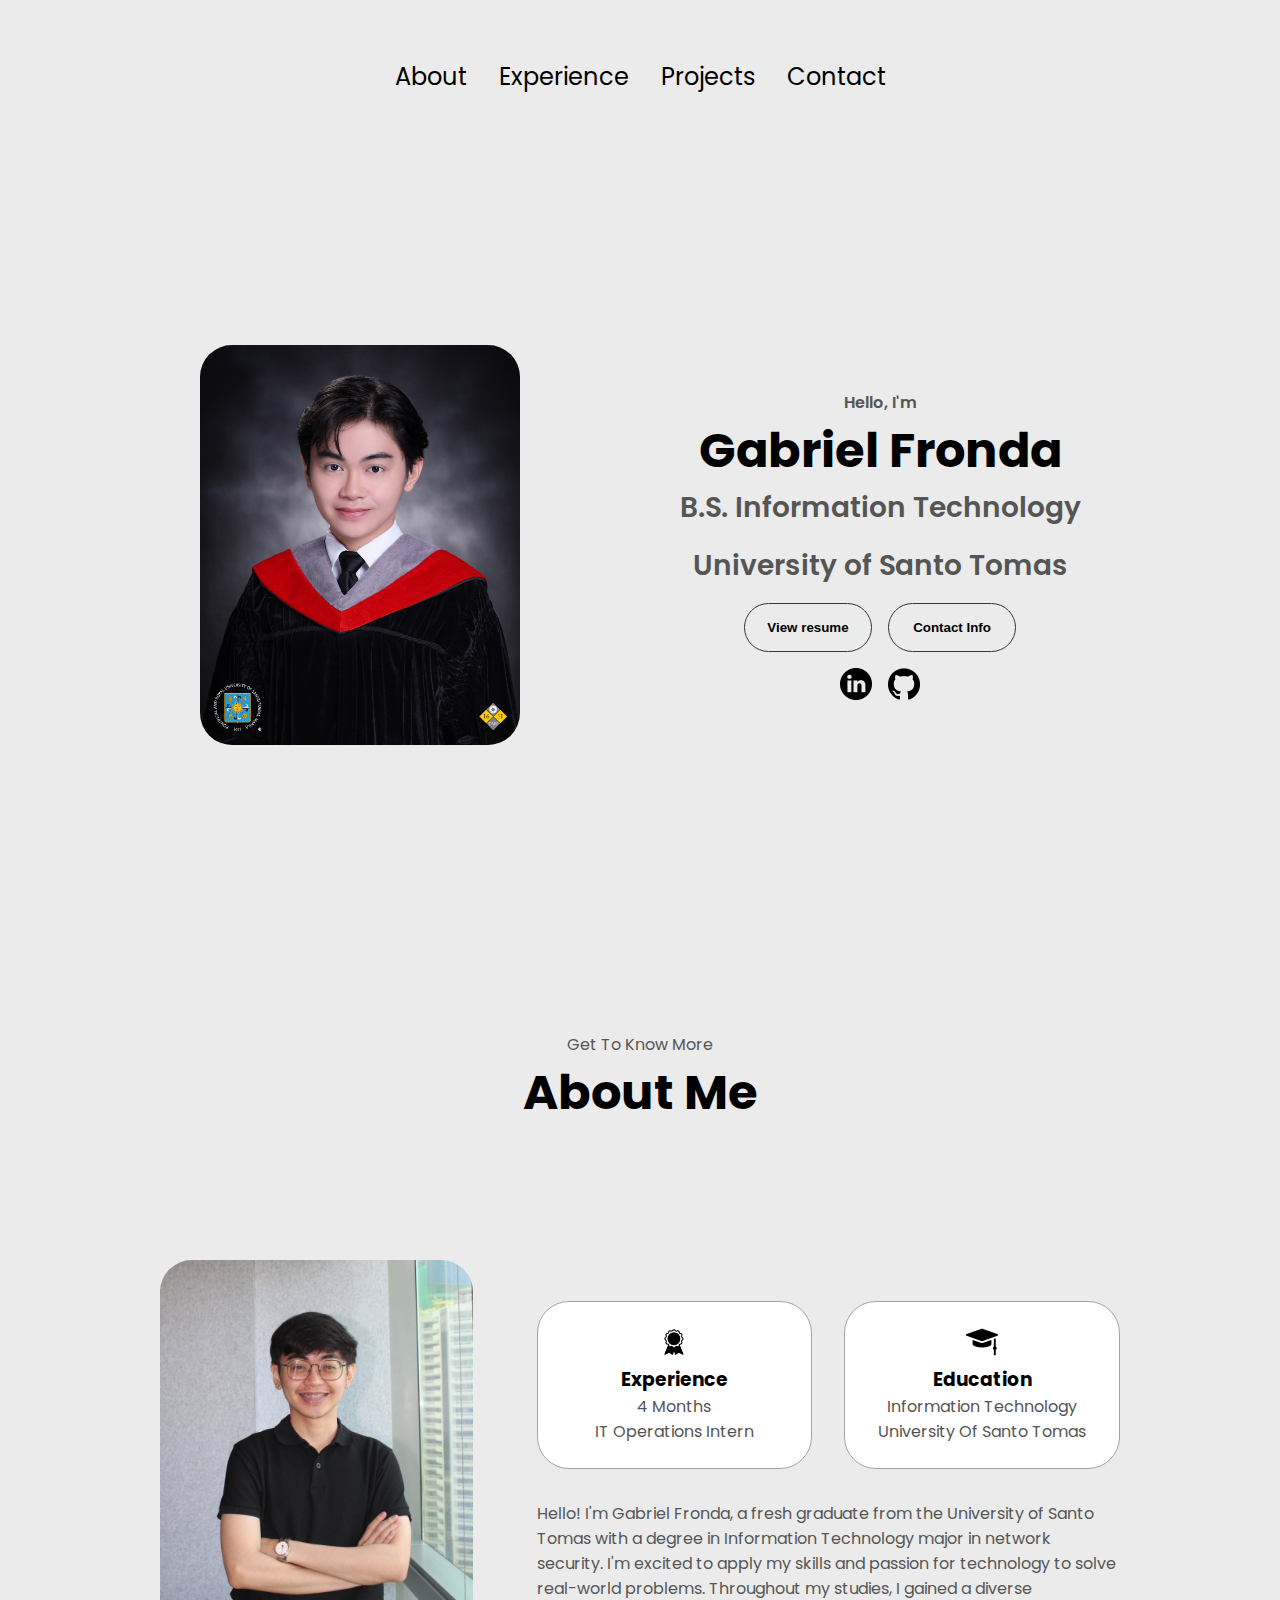
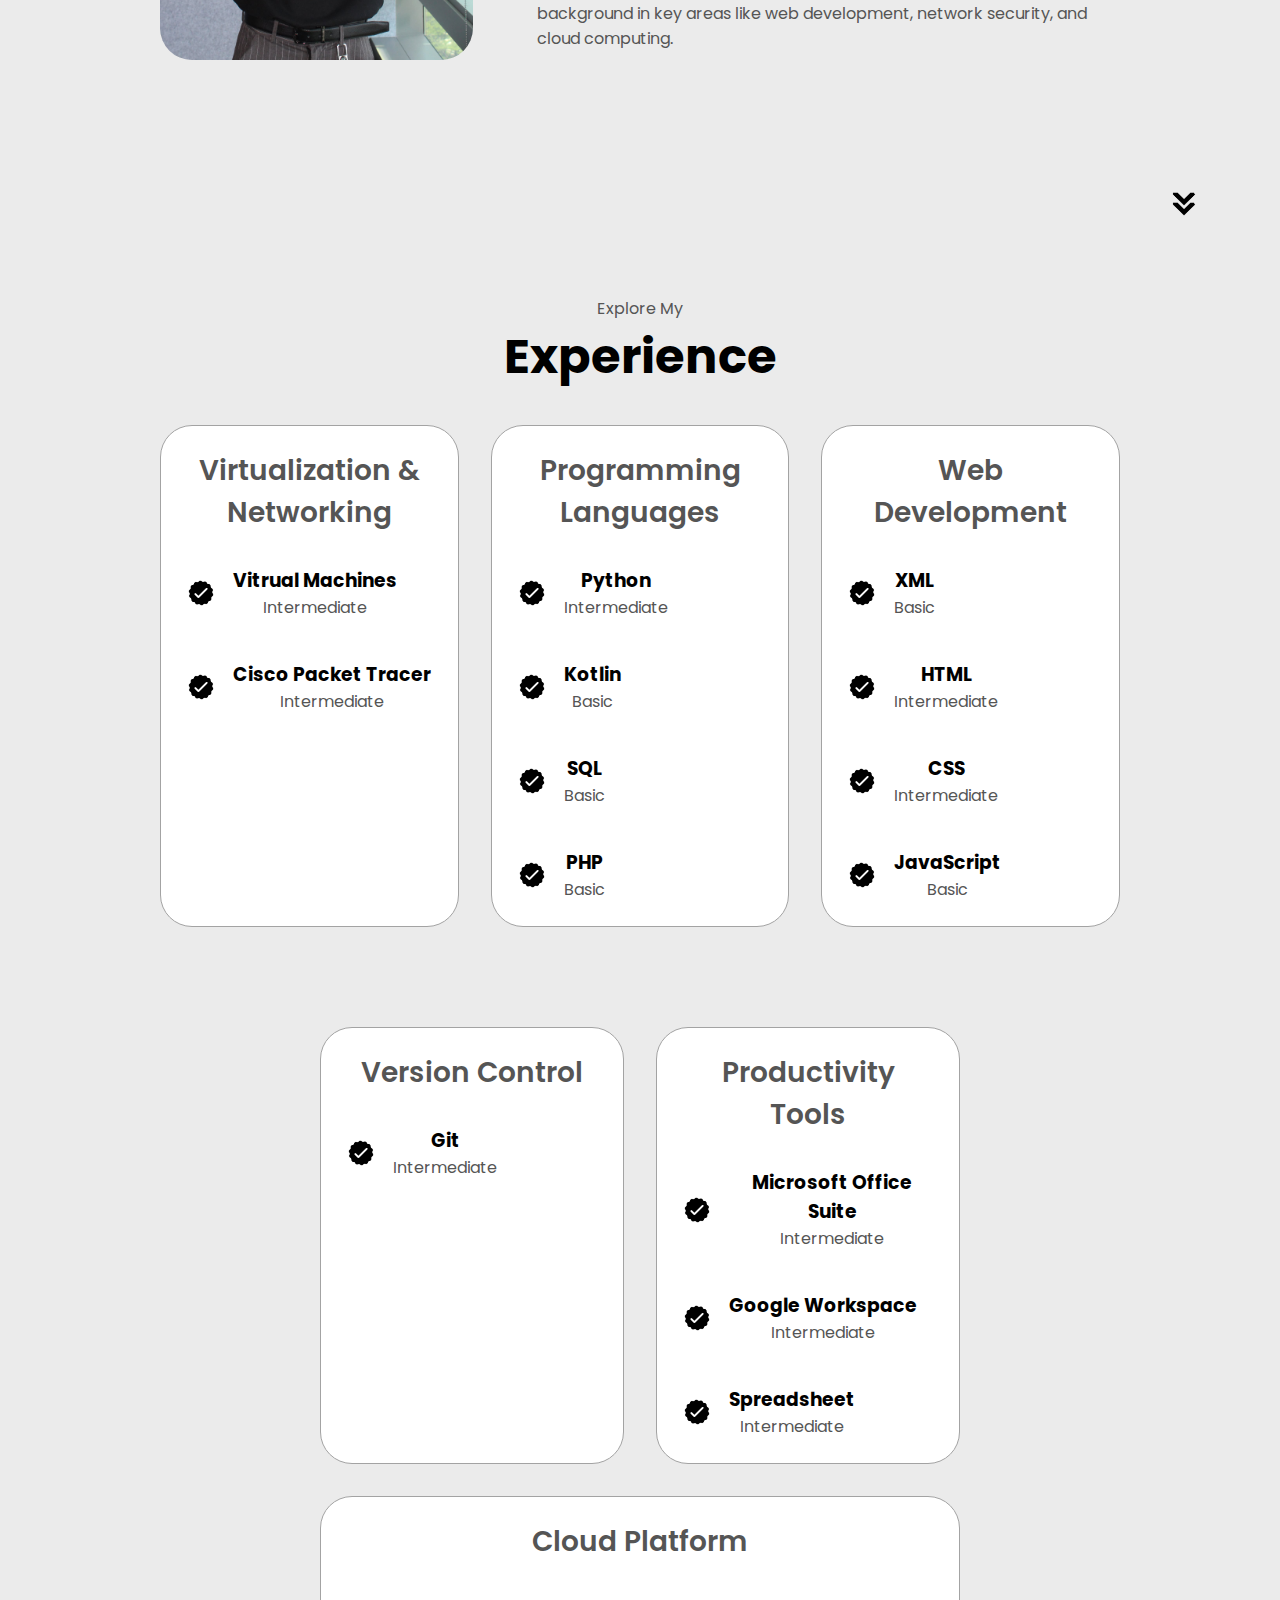
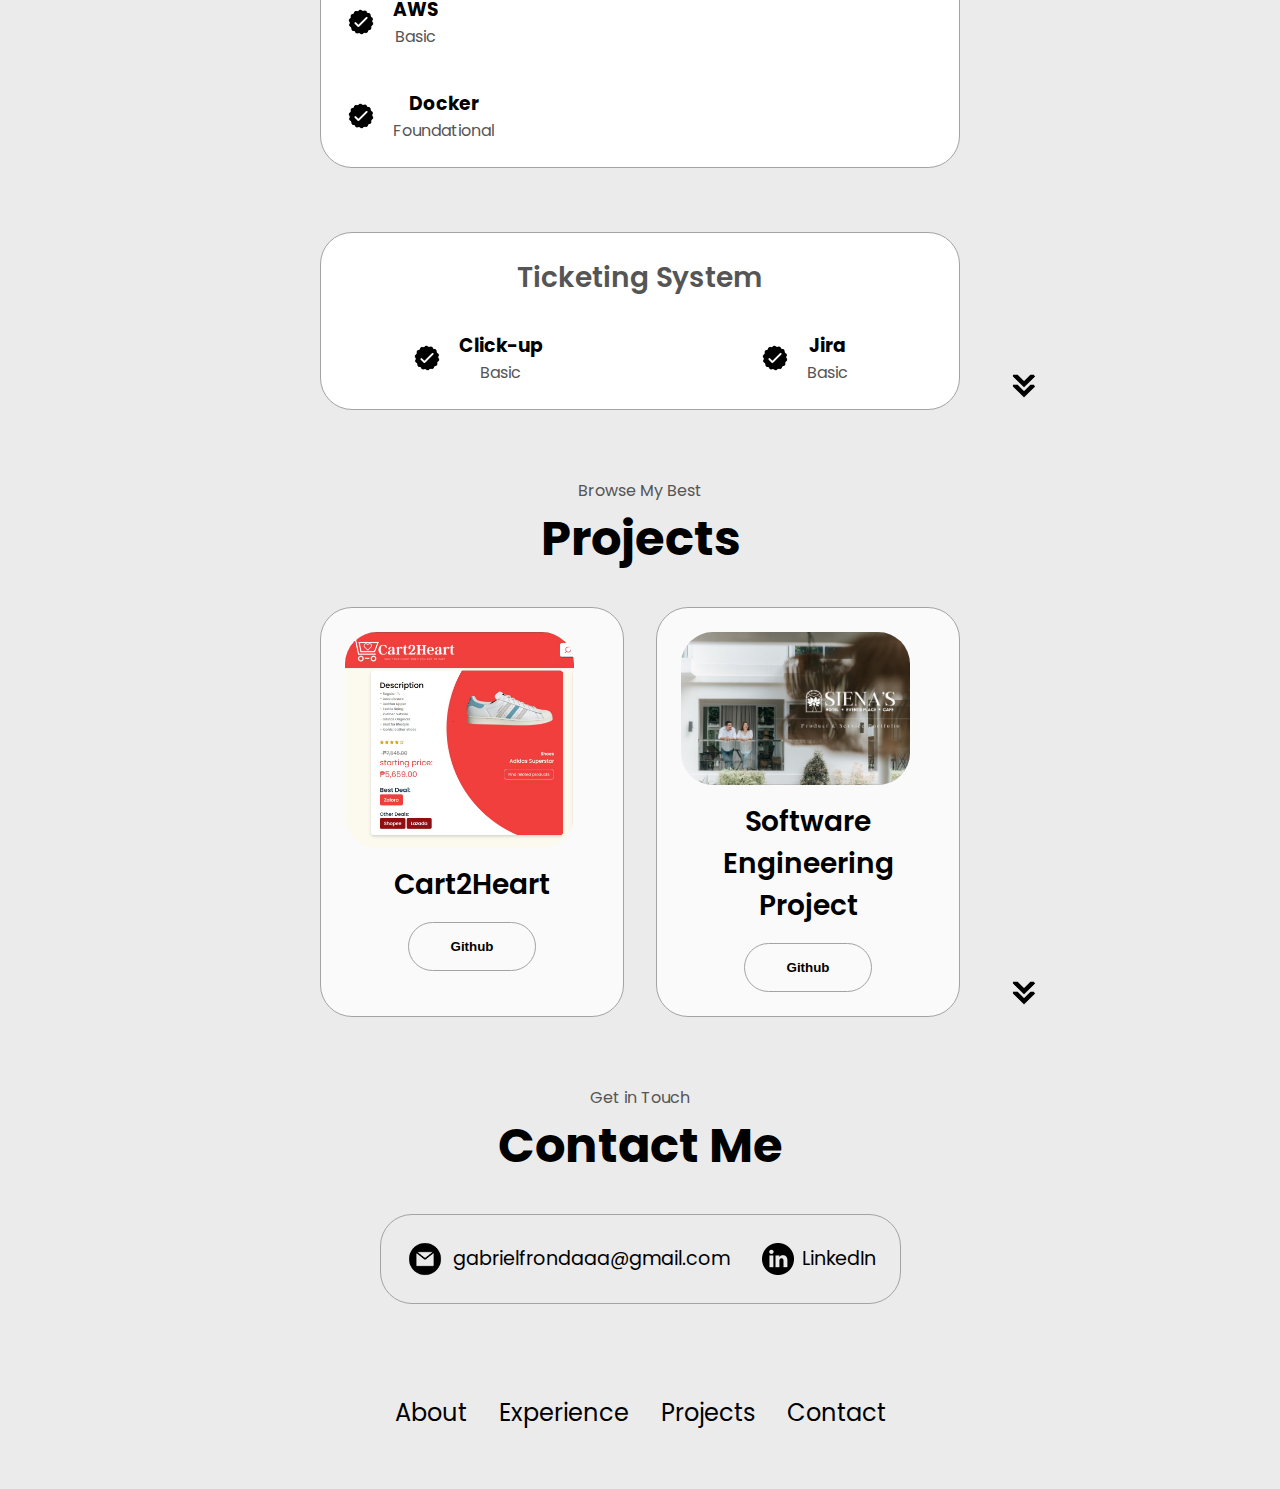
<file: index.html>
<!DOCTYPE html>
<html lang="en">
  <head>
    <meta charset="UTF-8" />
    <meta http-equiv="X-UA-Compatible" content="IE=edge" />
    <meta name="viewport" content="width=device-width, initial-scale=1.0" />
    <title>My Portfolio</title>
    <link rel="stylesheet" href="style.css" />
    <link rel="stylesheet" href="mediaqueries.css" />
  </head>
  <body>
    <nav id="desktop-nav">
      
      <div>
        <ul class="nav-links">
          <li><a href="#about">About</a></li>
          <li><a href="#experience">Experience</a></li>
          <li><a href="#projects">Projects</a></li>
          <li><a href="#contact">Contact</a></li>
        </ul>
      </div>
    </nav>
    <nav id="hamburger-nav">
      <div class="hamburger-menu">
        <div class="hamburger-icon" onclick="toggleMenu()">
          <span></span>
          <span></span>
          <span></span>
        </div>
        <div class="menu-links">
          <li><a href="#about" onclick="toggleMenu()">About</a></li>
          <li><a href="#experience" onclick="toggleMenu()">Experience</a></li>
          <li><a href="#projects" onclick="toggleMenu()">Projects</a></li>
          <li><a href="#contact" onclick="toggleMenu()">Contact</a></li>
        </div>
      </div>
    </nav>
    <section id="profile">
      <div class="section__pic-container">
        <img src="assets/Fronda_Gradpic.jpg" alt="Gabriel Fronda profile picture" class="about-pic" />
      </div>
      <div class="section__text">
        <p class="section__text__p1">Hello, I'm</p>
        <h1 class="title">Gabriel Fronda</h1>
        <p class="section__text__p2">B.S. Information Technology</p>
        <p class="section__text__p2">University of Santo Tomas</p>
        <div class="btn-container">
          <button
            class="btn btn-color-2"
            onclick="window.open('assets/Updated Resume.pdf')"
          >
            View resume
          </button>
          <button class="btn btn-color-2" onclick="location.href='./#contact'">
            Contact Info
          </button>
        </div>
        <div id="socials-container">
          <img
            src="./assets/linkedin.png"
            alt="My LinkedIn profile"
            class="icon"
            onclick="location.href='https://www.linkedin.com/in/gabrielfronda/'"
          />
          <img
            src="./assets/github.png"
            alt="My Github profile"
            class="icon"
            onclick="location.href='https://github.com/Gabbbrielll'"
          />
        </div>
      </div>
    </section>
    <section id="about">
      <p class="section__text__p1">Get To Know More</p>
      <h1 class="title">About Me</h1>
      <div class="section-container">
        <div class="section__pic-container">
          <img
            src="assets/pro pic.jpg"
            alt="Profile picture"
            class="about-pic"
          />
        </div>
        <div class="about-details-container">
          <div class="about-containers">
            <div class="details-container">
              <img
                src="./assets/experience.png"
                alt="Experience icon"
                class="icon"
              />
              <h3>Experience</h3>
              <p>4 Months <br />IT Operations Intern</p>
            </div>
            <div class="details-container">
              <img
                src="./assets/Education.png"
                alt="Education icon"
                class="icon"
              />
              <h3>Education</h3>
              <p>Information Technology<br />University Of Santo Tomas</p>
            </div>
          </div>
          <div class="text-container">
            <p>
             Hello! I'm Gabriel Fronda, a fresh graduate from the University of Santo Tomas with a degree in Information Technology major in network security.
            I'm excited to apply my skills and passion for technology to solve real-world problems. Throughout my studies, 
            I gained a diverse background in key areas like web development, network security, and cloud computing.
            </p>
          </div>
        </div>
      </div>
      <img
        src="./assets/arrow.png"
        alt="Arrow icon"
        class="icon arrow"
        onclick="location.href='./#experience'"
      />
    </section>

    <section id="experience">
      <p class="section__text__p1">Explore My</p>
      <h1 class="title">Experience</h1>
      <div class="experience-details-container">
        <div class="about-containers">

          <div class="details-container">
            <h2 class="experience-sub-title">Virtualization & Networking</h2>
            <div class="article-container">
              <article>
                <img
                  src="./assets/checkmark.png"
                  alt="Experience icon"
                  class="icon"
                />
                <div>
                  <h3>Vitrual Machines</h3>
                  <p>Intermediate</p>
                </div>
              </article>
              <article>
                <img
                  src="./assets/checkmark.png"
                  alt="Experience icon"
                  class="icon"
                />
                <div>
                  <h3>Cisco Packet Tracer</h3>
                  <p>Intermediate</p>
                </div>
              </article>
            </div>
          </div>

          <div class="details-container">
            <h2 class="experience-sub-title">Programming Languages</h2>
            <div class="article-container">
              <article>
                <img
                  src="./assets/checkmark.png"
                  alt="Experience icon"
                  class="icon"
                />
                <div>
                  <h3>Python</h3>
                  <p>Intermediate</p>
                </div>
              </article>
              <article>
                <img
                  src="./assets/checkmark.png"
                  alt="Experience icon"
                  class="icon"
                />
                <div>
                  <h3>Kotlin</h3>
                  <p>Basic</p>
                </div>
              </article>
              <article>
                <img
                  src="./assets/checkmark.png"
                  alt="Experience icon"
                  class="icon"
                />
                <div>
                  <h3>SQL</h3>
                  <p>Basic</p>
                </div>
              </article>
              <article>
                <img
                  src="./assets/checkmark.png"
                  alt="Experience icon"
                  class="icon"
                />
                <div>
                  <h3>PHP</h3>
                  <p>Basic</p>
                </div>
              </article>
            </div>
          </div>

          <div class="details-container">
            <h2 class="experience-sub-title">Web Development</h2>
            <div class="article-container">
              <article> 
                <img
                  src="./assets/checkmark.png"
                  alt="Experience icon"
                  class="icon"
                /> 
                <div>
                  <h3>XML</h3>
                  <p>Basic</p>
                </div>
              </article> 
              <article>
                <img
                  src="./assets/checkmark.png"
                  alt="Experience icon"
                  class="icon"
                />
                <div>
                  <h3>HTML</h3>
                  <p>Intermediate</p>
                </div>
              </article>
              <article>
                <img
                  src="./assets/checkmark.png"
                  alt="Experience icon"
                  class="icon"
                />
                <div>
                  <h3>CSS</h3>
                  <p>Intermediate</p>
                </div>
              </article>
              <article>
                <img
                  src="./assets/checkmark.png"
                  alt="Experience icon"
                  class="icon"
                />
                <div>
                  <h3>JavaScript</h3>
                  <p>Basic</p>
                </div>
              </article>
            </div>
          </div>
        </div>
      </div>
    

    <section id="experience">
      <div class="experience-details-container">
        <div class="about-containers">

          <div class="details-container">
            <h2 class="experience-sub-title">Version Control</h2>
            <div class="article-container">
              <article>
                <img
                  src="./assets/checkmark.png"
                  alt="Experience icon"
                  class="icon"
                />
                <div>
                  <h3>Git</h3>
                  <p>Intermediate</p>
                </div>
              </article>
            </div>
          </div>

          <div class="details-container">
            <h2 class="experience-sub-title">Productivity Tools</h2>
            <div class="article-container">
              <article>
                <img
                  src="./assets/checkmark.png"
                  alt="Experience icon"
                  class="icon"
                />
                <div>
                  <h3>Microsoft Office Suite</h3>
                  <p>Intermediate</p>
                </div>
              </article>
              <article>
                <img
                  src="./assets/checkmark.png"
                  alt="Experience icon"
                  class="icon"
                />
                <div>
                  <h3>Google Workspace</h3>
                  <p>Intermediate</p>
                </div>
              </article>
              <article>
                <img
                  src="./assets/checkmark.png"
                  alt="Experience icon"
                  class="icon"
                />
                <div>
                  <h3>Spreadsheet</h3>
                  <p>Intermediate</p>
                </div>
              </article>
            </div>
          </div>

          <div class="details-container">
            <h2 class="experience-sub-title">Cloud Platform</h2>
            <div class="article-container">
              <article> 
                <img
                  src="./assets/checkmark.png"
                  alt="Experience icon"
                  class="icon"
                /> 
                <div>
                  <h3>AWS</h3>
                  <p>Basic</p>
                </div>
              </article> 
              <article>
                <img
                  src="./assets/checkmark.png"
                  alt="Experience icon"
                  class="icon"
                />
                <div>
                  <h3>Docker</h3>
                  <p>Foundational</p>
                </div>
              </article>
            </div>
          </div>
        </div>
      </div>
      
      <div class="experience-details-container">
        <div class="about-containers">
          <div class="details-container">
            <h2 class="experience-sub-title">Ticketing System</h2>
            <div class="ticketing-article-container">
              <article>
                <img
                  src="./assets/checkmark.png"
                  alt="Experience icon"
                  class="icon"
                />
                <div>
                  <h3>Click-up</h3>
                  <p>Basic</p>
                </div>
              </article>
              <article>
                <img
                  src="./assets/checkmark.png"
                  alt="Experience icon"
                  class="icon"
                />
                <div>
                  <h3>Jira</h3>
                  <p>Basic</p>
                </div>
              </article>
            </div>
          </div>
              <img
        src="./assets/arrow.png"
        alt="Arrow icon"
        class="icon arrow"
        onclick="location.href='./#projects'"
      />
    </section>

    <section id="projects">
      <p class="section__text__p1">Browse My Best</p>
      <h1 class="title">Projects</h1>
      <div class="experience-details-container">
        <div class="about-containers">
          <div class="details-container color-container">
            <div class="article-container">
              <img
                src="assets/logo1.jpg"
                alt="Project 1"
                class="project-img"
              />
            </div>
            <h2 class="experience-sub-title project-title">Cart2Heart</h2>
            <div class="btn-container">
              <button
                class="btn btn-color-2 project-btn"
                onclick="location.href='https://github.com/Gabbbrielll/Cart2Heart'"
              >
                Github
              </button>
            </div>
          </div>
          <div class="details-container color-container">
            <div class="article-container">
              <img
                src="assets/logo2.jpg"
                alt="Project 2"
                class="project-img"
              />
            </div>
            
            <h2 class="experience-sub-title project-title">Software Engineering Project</h2>
            <div class="btn-container">
              <button
                class="btn btn-color-2 project-btn"
                onclick="location.href='https://github.com/Gabbbrielll/siena'"
              >
                Github
              </button>
            </div>
          </div>
        </div>
      </div>
      <img
        src="./assets/arrow.png"
        alt="Arrow icon"
        class="icon arrow"
        onclick="location.href='./#contact'"
      />
    </section>
    <section id="contact">
      <p class="section__text__p1">Get in Touch</p>
      <h1 class="title">Contact Me</h1>
      <div class="contact-info-upper-container">
        <div class="contact-info-container">
          <img
            src="./assets/email.png"
            alt="Email icon"
            class="icon contact-icon email-icon"
          />
          <p><a href="mailto:examplemail@gmail.com">gabrielfrondaaa@gmail.com</a></p>
        </div>
        <div class="contact-info-container">
          <img
            src="./assets/linkedin.png"
            alt="LinkedIn icon"
            class="icon contact-icon"
          />
          <p><a href="https://www.linkedin.com/in/gabrielfronda/">LinkedIn</a></p>
        </div>
      </div>
  
      <nav>
        <div class="nav-links-container">
          <ul class="nav-links">
            <li><a href="#about">About</a></li>
            <li><a href="#experience">Experience</a></li>
            <li><a href="#projects">Projects</a></li>
            <li><a href="#contact">Contact</a></li>
          </ul>
        </div>
      </nav>
      </section>
    
    <script src="script.js"></script>
  </body>
</html>
</file>
<file: style.css>
/* GENERAL */

@import url("https://fonts.googleapis.com/css2?family=Poppins:wght@300;400;500;600&display=swap");

* {
  margin: 0;
  padding: 0;
}


body {
  font-family: "Poppins", sans-serif;
  background-color: #ebebeb;
}

html {
  scroll-behavior: smooth;
}

p {
  color: rgb(85, 85, 85);
}

/* TRANSITION */

a,
.btn {
  transition: all 300ms ease;
}

/* DESKTOP NAV */

nav,
.nav-links {
  display: flex;
}

nav {
  justify-content: space-around;
  align-items: center;
  height: 17vh;
}

.nav-links {
  gap: 2rem;
  list-style: none;
  font-size: 1.5rem;
}

a {
  color: black;
  text-decoration: none;
  text-decoration-color: white;
}

a:hover {
  color: grey;
  text-decoration: underline;
  text-underline-offset: 1rem;
  text-decoration-color: rgb(181, 181, 181);
}

.logo {
  font-size: 2rem;
}

.logo:hover {
  cursor: default;
}

/* HAMBURGER MENU */

#hamburger-nav {
  display: none;
}

.hamburger-menu {
  position: relative;
  display: inline-block;
}

.hamburger-icon {
  display: flex;
  flex-direction: column;
  justify-content: space-between;
  height: 24px;
  width: 30px;
  cursor: pointer;
}

.hamburger-icon span {
  width: 100%;
  height: 2px;
  background-color: black;
  transition: all 0.3 ease-in-out;
}

.menu-links {
  position: absolute;
  top: 100%;
  right: 0;
  background-color: white;
  width: fit-content;
  max-height: 0;
  overflow: hidden;
  transition: all 0.3 ease-in-out;
}

.menu-links a {
  display: block;
  padding: 10px;
  text-align: center;
  font-size: 1.5rem;
  color: black;
  text-decoration: none;
  transition: all 0.3 ease-in-out;
}

.menu-links li {
  list-style: none;
}

.menu-links.open {
  max-height: 300px;
}

.hamburger-icon.open span:first-child {
  transform: rotate(45deg) translate(10px, 5px);
}

.hamburger-icon.open span:nth-child(2) {
  opacity: 0;
}

.hamburger-icon.open span:last-child {
  transform: rotate(-45deg) translate(10px, -5px);
}

.hamburger-icon span:first-child {
  transform: none;
}

.hamburger-icon span:first-child {
  opacity: 1;
}

.hamburger-icon span:first-child {
  transform: none;
}

/* SECTIONS */

section {
  padding-top: 4vh;
  height: 96vh;
  margin: 0 10rem;
  box-sizing: border-box;
  min-height: fit-content;
}

.section-container {
  display: flex;
}

/* PROFILE SECTION */

#profile {
  display: flex;
  justify-content: center;
  gap: 5rem;
  height: 80vh;
}

.section__pic-container {
  display: flex;
  height: 400px;
  width: 400px;
  margin: auto 0;
}

.section__text {
  align-self: center;
  text-align: center;
}

.section__text p {
  font-weight: 600;
}

.section__text__p1 {
  text-align: center;
}

.section__text__p2 {
  font-size: 1.75rem;
  margin-bottom: 1rem;
}

.title {
  font-size: 3rem;
  text-align: center;
}

#socials-container {
  display: flex;
  justify-content: center;
  margin-top: 1rem;
  gap: 1rem;
}

/* ICONS */

.icon {
  cursor: pointer;
  height: 2rem;
}

/* BUTTONS */

.btn-container {
  display: flex;
  justify-content: center;
  gap: 1rem;
}

.btn {
  font-weight: 600;
  transition: all 300ms ease;
  padding: 1rem;
  width: 8rem;
  border-radius: 2rem;
}

.btn-color-1,
.btn-color-2 {
  border: rgb(53, 53, 53) 0.1rem solid;
}

.btn-color-1:hover,
.btn-color-2:hover {
  cursor: pointer;
}

.btn-color-1,
.btn-color-2:hover {
  background: rgb(53, 53, 53);
  color: white;
}

.btn-color-1:hover {
  background: rgb(0, 0, 0);
}

.btn-color-2 {
  background: none;
}

.btn-color-2:hover {
  border: rgb(255, 255, 255) 0.1rem solid;
}

.btn-container {
  gap: 1rem;
}

/* ABOUT SECTION */

#about {
  position: relative;
}

.about-containers {
  gap: 2rem;
  margin-bottom: 2rem;
  margin-top: 2rem;
}

.about-details-container {
  justify-content: center;
  flex-direction: column;
}

.about-containers,
.about-details-container {
  display: flex;
}

.about-pic {
  border-radius: 2rem;
}

.arrow {
  position: absolute;
  right: -5rem;
  bottom: 2.5rem;
}

.details-container {
  padding: 1.5rem;
  flex: 1;
  background: white;
  border-radius: 2rem;
  border: rgb(53, 53, 53) 0.1rem solid;
  border-color: rgb(163, 163, 163);
  text-align: center;
}

.section-container {
  gap: 4rem;
  height: 80%;
}

.section__pic-container {
  height: 400px;
  width: 400px;
  margin: auto 0;
}

/* EXPERIENCE SECTION */

#experience {
  position: relative;
}

.experience-sub-title {
  color: rgb(85, 85, 85);
  font-weight: 600;
  font-size: 1.75rem;
  margin-bottom: 2rem;
}

.experience-details-container {
  display: flex;
  justify-content: center;
  flex-direction: column;
}

.article-container {
  display: flex;
  flex-direction: column;
  gap: 2.5rem;
  align-items: flex-start; /* Align all articles to the left */
}

article {
  display: flex;
  align-items: center;      /* Vertically center icon and text */
  gap: 1rem;                /* Space between icon and text */
  width: auto;              /* Let width be determined by content */
}

/* PROJECTS SECTION */

#projects {
  position: relative;
}

.color-container {
  border-color: rgb(163, 163, 163);
  background: rgb(250, 250, 250);
}

.project-img {
  border-radius: 2rem;
  width: 90%;
  height: 90%;
}

.project-title {
  margin: 1rem;
  color: black;
}

.project-btn {
  color: black;
  border-color: rgb(163, 163, 163);
}

/* CONTACT */

#contact {
  display: flex;
  justify-content: center;
  flex-direction: column;
  height: 70vh;
}

.contact-info-upper-container {
  display: flex;
  justify-content: center;
  border-radius: 2rem;
  border: rgb(53, 53, 53) 0.1rem solid;
  border-color: rgb(163, 163, 163);
  background: (250, 250, 250);
  margin: 2rem auto;
  padding: 0.5rem;
}

.contact-info-container {
  display: flex;
  align-items: center;
  justify-content: center;
  gap: 0.5rem;
  margin: 1rem;
}

.contact-info-container p {
  font-size: larger;
}

.contact-icon {
  cursor: default;
}

.email-icon {
  height: 2.5rem;
}

/* FOOTER SECTION */

footer {
  height: 26vh;
  margin: 0 1rem;
}

footer p {
  text-align: center;
}

/* Ticketing System horizontal layout */
.ticketing-article-container {
  display: flex;
  flex-direction: row;
  gap: 4rem; /* Adjust spacing as needed */
  justify-content: space-between;
}

.ticketing-article-container article {
  flex: 1 1 0;
  display: flex;
  align-items: center;
  gap: 1rem;
  justify-content: center;
}
</file>
<file: mediaqueries.css>
@media screen and (max-width: 1400px) {
  #profile {
    height: 83vh;
    margin-bottom: 6rem;
  }
  .about-containers {
    flex-wrap: wrap;
  }
  #contact,
  #projects {
    height: fit-content;
  }
}

@media screen and (max-width: 1200px) {
  #desktop-nav {
    display: none;
  }
  #hamburger-nav {
    display: flex;
  }
  #experience,
  .experience-details-container {
    margin-top: 2rem;
  }
  #profile,
  .section-container {
    display: block;
  }
  .arrow {
    display: none;
  }
  section,
  .section-container {
    height: fit-content;
  }
  section {
    margin: 0 5%;
  }
  .section__pic-container {
    width: 275px;
    height: 275px;
    margin: 0 auto 2rem;
  }
  .about-containers {
    margin-top: 0;
  }
}

@media screen and (max-width: 600px) {
  #contact,
  footer {
    height: 40vh;
  }
  #profile {
    height: 83vh;
    margin-bottom: 0;
  }
  article {
    font-size: 1rem;
  }
  footer nav {
    height: fit-content;
    margin-bottom: 2rem;
  }
  .about-containers,
  .contact-info-upper-container,
  .btn-container {
    flex-wrap: wrap;
  }
  .contact-info-container {
    margin: 0;
  }
  .contact-info-container p,
  .nav-links li a {
    font-size: 1rem;
  }
  .experience-sub-title {
    font-size: 1.25rem;
  }
  .logo {
    font-size: 1.5rem;
  }
  .nav-links {
    flex-direction: column;
    gap: 0.5rem;
    text-align: center;
  }
  .section__pic-container {
    width: auto;
    height: 46vw;
    justify-content: center;
  }
  .section__text__p2 {
    font-size: 1.25rem;
  }
  .title {
    font-size: 2rem;
  }
  .text-container {
    text-align: justify;
  }
}
</file>
